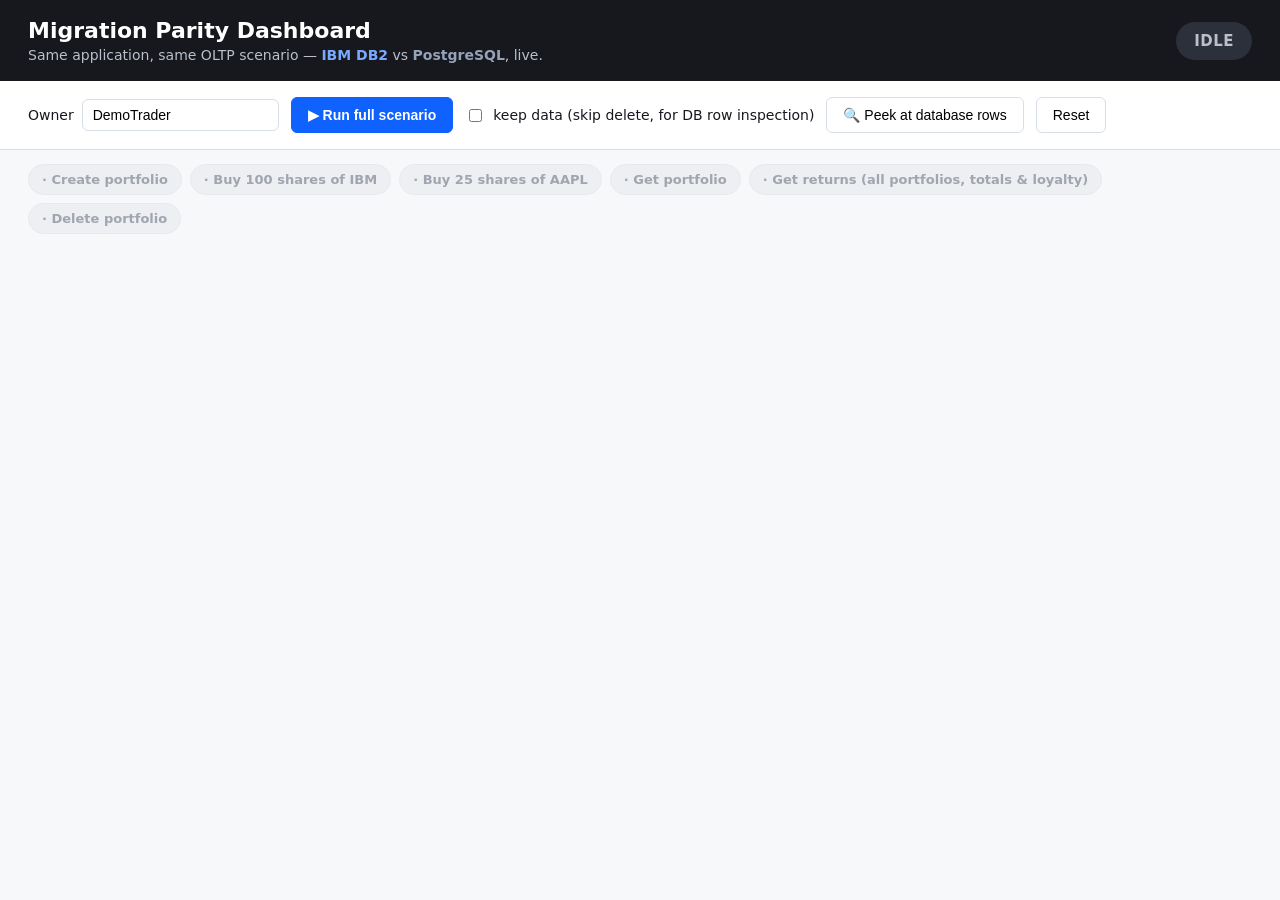
<file: demo-dashboard/static/index.html>
<!DOCTYPE html>
<html lang="en">
<head>
<meta charset="utf-8">
<title>Migration Parity Dashboard — DB2 → PostgreSQL</title>
<link rel="stylesheet" href="style.css">
</head>
<body>
<header>
  <div>
    <h1>Migration Parity Dashboard</h1>
    <p class="sub">Same application, same OLTP scenario — <span class="db2-text">IBM DB2</span> vs <span class="pg-text">PostgreSQL</span>, live.</p>
  </div>
  <div class="verdict" id="verdict">idle</div>
</header>

<section class="controls">
  <label>Owner <input id="owner" value="DemoTrader"></label>
  <button id="runBtn" class="primary">▶ Run full scenario</button>
  <label class="chk"><input type="checkbox" id="keep"> keep data (skip delete, for DB row inspection)</label>
  <button id="rowsBtn">🔍 Peek at database rows</button>
  <button id="resetBtn">Reset</button>
</section>

<section id="timeline" class="timeline"></section>

<section id="steps"></section>

<section id="rows" class="rows hidden">
  <h2>Raw rows straight from each database</h2>
  <div class="row-panes">
    <div class="pane db2"><h3>DB2 (db2 CLI)</h3><pre id="rowsDb2"></pre></div>
    <div class="pane pg"><h3>PostgreSQL (psql)</h3><pre id="rowsPg"></pre></div>
  </div>
</section>

<script src="app.js"></script>
</body>
</html>
</file>
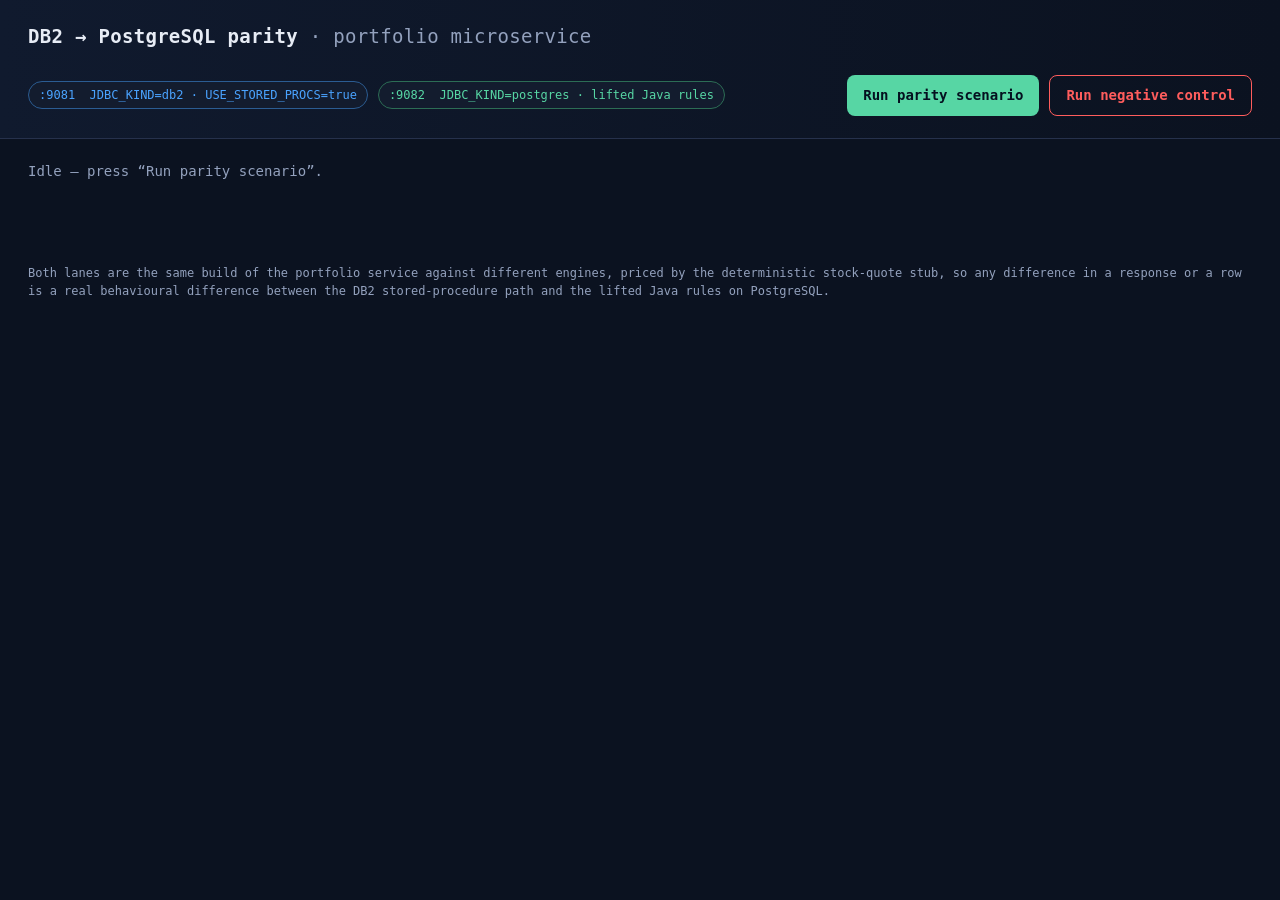
<file: docker/parity-dashboard/index.html>
<!DOCTYPE html>
<html lang="en">
<head>
<meta charset="utf-8"/>
<title>DB2 &rarr; PostgreSQL parity dashboard</title>
<style>
  :root {
    --bg: #0b1220;
    --panel: #131c2e;
    --panel-2: #1a2540;
    --line: #26314c;
    --text: #e7ecf5;
    --muted: #93a1bd;
    --db2: #4aa3ff;
    --pg: #57d6a4;
    --ok: #2ecc71;
    --bad: #ff5d5d;
  }
  * { box-sizing: border-box; }
  body {
    margin: 0; background: var(--bg); color: var(--text);
    font: 14px/1.5 "SF Mono", "JetBrains Mono", Menlo, Consolas, monospace;
  }
  header {
    padding: 22px 28px; border-bottom: 1px solid var(--line);
    background: linear-gradient(90deg, #101a2e, #0b1220);
    display: flex; align-items: center; gap: 24px; flex-wrap: wrap;
  }
  h1 { font-size: 19px; margin: 0; letter-spacing: .3px; }
  h1 span { color: var(--muted); font-weight: 400; }
  .lanes { display: flex; gap: 10px; align-items: center; color: var(--muted); font-size: 12px; }
  .lane { padding: 4px 10px; border-radius: 999px; border: 1px solid var(--line); background: var(--panel); }
  .lane.db2 { color: var(--db2); border-color: #2b5c92; }
  .lane.pg  { color: var(--pg);  border-color: #2c6d55; }
  .controls { margin-left: auto; display: flex; gap: 10px; }
  button {
    font: inherit; color: #04101f; background: var(--pg); border: 0; cursor: pointer;
    padding: 9px 16px; border-radius: 8px; font-weight: 700;
  }
  button.ghost { background: transparent; color: var(--bad); border: 1px solid var(--bad); font-weight: 600; }
  button[disabled] { opacity: .5; cursor: progress; }
  main { padding: 22px 28px 60px; max-width: 1500px; }
  .summary {
    display: flex; gap: 14px; flex-wrap: wrap; margin-bottom: 22px;
  }
  .card {
    background: var(--panel); border: 1px solid var(--line); border-radius: 12px;
    padding: 14px 18px; min-width: 170px;
  }
  .card .k { color: var(--muted); font-size: 11px; text-transform: uppercase; letter-spacing: .8px; }
  .card .v { font-size: 22px; font-weight: 700; margin-top: 4px; }
  .badge {
    display: inline-block; padding: 2px 9px; border-radius: 999px; font-size: 11px; font-weight: 700;
    letter-spacing: .6px;
  }
  .badge.ok  { background: rgba(46,204,113,.15); color: var(--ok);  border: 1px solid rgba(46,204,113,.45); }
  .badge.bad { background: rgba(255,93,93,.15);  color: var(--bad); border: 1px solid rgba(255,93,93,.5); }
  h2 { font-size: 13px; text-transform: uppercase; letter-spacing: 1.2px; color: var(--muted); margin: 28px 0 12px; }
  .step {
    border: 1px solid var(--line); border-radius: 12px; background: var(--panel);
    margin-bottom: 12px; overflow: hidden;
  }
  .step > .head {
    display: flex; gap: 14px; align-items: center; padding: 12px 16px;
    background: var(--panel-2); border-bottom: 1px solid var(--line);
  }
  .step .num {
    width: 24px; height: 24px; border-radius: 6px; background: #0e1729; color: var(--muted);
    display: grid; place-items: center; font-size: 11px;
  }
  .step .title { font-weight: 700; }
  .step .call { color: var(--muted); font-size: 12px; }
  .step .note { color: var(--muted); font-size: 12px; margin-left: auto; font-style: italic; }
  .cols { display: grid; grid-template-columns: 1fr 1fr; }
  .col { padding: 12px 16px; }
  .col + .col { border-left: 1px solid var(--line); }
  .col .who { font-size: 11px; letter-spacing: .8px; text-transform: uppercase; margin-bottom: 8px; }
  .col.db2 .who { color: var(--db2); }
  .col.pg  .who { color: var(--pg); }
  pre { margin: 0; white-space: pre-wrap; word-break: break-word; font-size: 12px; color: #cdd8ee; }
  table { width: 100%; border-collapse: collapse; font-size: 12px; }
  th, td { text-align: left; padding: 7px 10px; border-bottom: 1px solid var(--line); }
  th { color: var(--muted); text-transform: uppercase; font-size: 10px; letter-spacing: .8px; }
  tr.bad td { background: rgba(255,93,93,.08); }
  .engine-tag { color: var(--muted); font-size: 10px; }
  .diff { padding: 10px 16px; border-top: 1px solid var(--line); background: rgba(255,93,93,.07); }
  .empty { color: var(--muted); }
  footer { color: var(--muted); font-size: 12px; padding: 0 28px 40px; }
</style>
</head>
<body>
<header>
  <h1>DB2 &rarr; PostgreSQL parity <span>&middot; portfolio microservice</span></h1>
  <div class="lanes">
    <span class="lane db2">:9081&nbsp; JDBC_KIND=db2 &middot; USE_STORED_PROCS=true</span>
    <span class="lane pg">:9082&nbsp; JDBC_KIND=postgres &middot; lifted Java rules</span>
  </div>
  <div class="controls">
    <button id="run">Run parity scenario</button>
    <button id="negative" class="ghost">Run negative control</button>
  </div>
</header>

<main>
  <div id="status" class="empty">Idle &mdash; press &ldquo;Run parity scenario&rdquo;.</div>
  <div id="summary" class="summary"></div>
  <div id="steps"></div>
  <div id="recon"></div>
</main>

<footer>
  Both lanes are the same build of the portfolio service against different engines, priced by the
  deterministic stock-quote stub, so any difference in a response or a row is a real behavioural
  difference between the DB2 stored-procedure path and the lifted Java rules on PostgreSQL.
</footer>

<script>
const badge = ok => `<span class="badge ${ok ? 'ok' : 'bad'}">${ok ? 'MATCH' : 'MISMATCH'}</span>`;
const show  = value => value === null || value === undefined ? '(no body)' : JSON.stringify(value, null, 2);

function renderSummary(data) {
  const s = data.summary;
  const allOk = s.stepsMatched === s.steps && s.rowsMatched === s.rows;
  document.getElementById('summary').innerHTML = `
    <div class="card"><div class="k">Scenario steps</div><div class="v">${s.stepsMatched}/${s.steps} ${badge(s.stepsMatched === s.steps)}</div></div>
    <div class="card"><div class="k">Reconciled rows</div><div class="v">${s.rowsMatched}/${s.rows} ${badge(s.rowsMatched === s.rows)}</div></div>
    <div class="card"><div class="k">Verdict</div><div class="v">${badge(allOk)}</div></div>
    ${data.negativeControl ? `<div class="card"><div class="k">Negative control</div><div class="v" style="font-size:12px">tampered PostgreSQL row<br><span class="engine-tag">${data.tamperedSql}</span></div></div>` : ''}
  `;
}

function renderSteps(data) {
  document.getElementById('steps').innerHTML = '<h2>Scenario &mdash; same calls, both engines</h2>' + data.steps.map((step, i) => `
    <div class="step">
      <div class="head">
        <div class="num">${i + 1}</div>
        <div class="title">${step.label}</div>
        <div class="call">${step.method} ${step.path}${Object.keys(step.query).length ? '?' + new URLSearchParams(step.query) : ''}</div>
        ${badge(step.match)}
        <div class="note">${step.note}</div>
      </div>
      <div class="cols">
        <div class="col db2"><div class="who">DB2 &middot; stored procedures &middot; HTTP ${step.db2.status}</div><pre>${show(step.db2.body)}</pre></div>
        <div class="col pg"><div class="who">PostgreSQL &middot; Java rules &middot; HTTP ${step.postgres.status}</div><pre>${show(step.postgres.body)}</pre></div>
      </div>
      ${step.diff.length ? `<div class="diff">${step.diff.map(d => `<div>${badge(false)} <b>${d.field}</b> &nbsp; db2=<code>${show(d.db2)}</code> &nbsp; postgres=<code>${show(d.postgres)}</code></div>`).join('')}</div>` : ''}
    </div>`).join('');
}

function renderRecon(data) {
  document.getElementById('recon').innerHTML = '<h2>Row-level reconciliation &mdash; straight from db2 CLP and psql</h2>' +
    data.reconciliation.map(t => `
      <div class="step">
        <div class="head"><div class="title">${t.table}</div>${badge(t.match)}<div class="note">${t.rows.length} keys compared</div></div>
        <table>
          <tr><th>engine</th>${t.columns.map(c => `<th>${c}</th>`).join('')}<th></th></tr>
          ${t.rows.map(r => `
            <tr class="${r.match ? '' : 'bad'}">
              <td class="engine-tag">DB2</td>${(r.db2 || t.columns.map(() => '&mdash;')).map(v => `<td>${v}</td>`).join('')}
              <td rowspan="2">${badge(r.match)}</td>
            </tr>
            <tr class="${r.match ? '' : 'bad'}">
              <td class="engine-tag">PG</td>${(r.postgres || t.columns.map(() => '&mdash;')).map(v => `<td>${v}</td>`).join('')}
            </tr>`).join('')}
        </table>
      </div>`).join('');
}

async function run(negativeControl) {
  const buttons = document.querySelectorAll('button');
  buttons.forEach(b => b.disabled = true);
  document.getElementById('status').textContent =
    negativeControl ? 'Running scenario, then tampering with a PostgreSQL row...' : 'Running scenario against both engines...';
  document.getElementById('summary').innerHTML = '';
  document.getElementById('steps').innerHTML = '';
  document.getElementById('recon').innerHTML = '';

  try {
    const data = await (await fetch(`/api/run?negativeControl=${negativeControl}`)).json();
    if (data.error) throw new Error(data.error);
    document.getElementById('status').textContent =
      `Owner ${data.owner} &middot; ${data.steps.length} steps executed against both engines.`.replace(/&middot;/g, '·');
    renderSummary(data);
    renderSteps(data);
    renderRecon(data);
  } catch (error) {
    document.getElementById('status').textContent = 'Failed: ' + error.message;
  } finally {
    buttons.forEach(b => b.disabled = false);
  }
}

document.getElementById('run').onclick = () => run(false);
document.getElementById('negative').onclick = () => run(true);
</script>
</body>
</html>
</file>
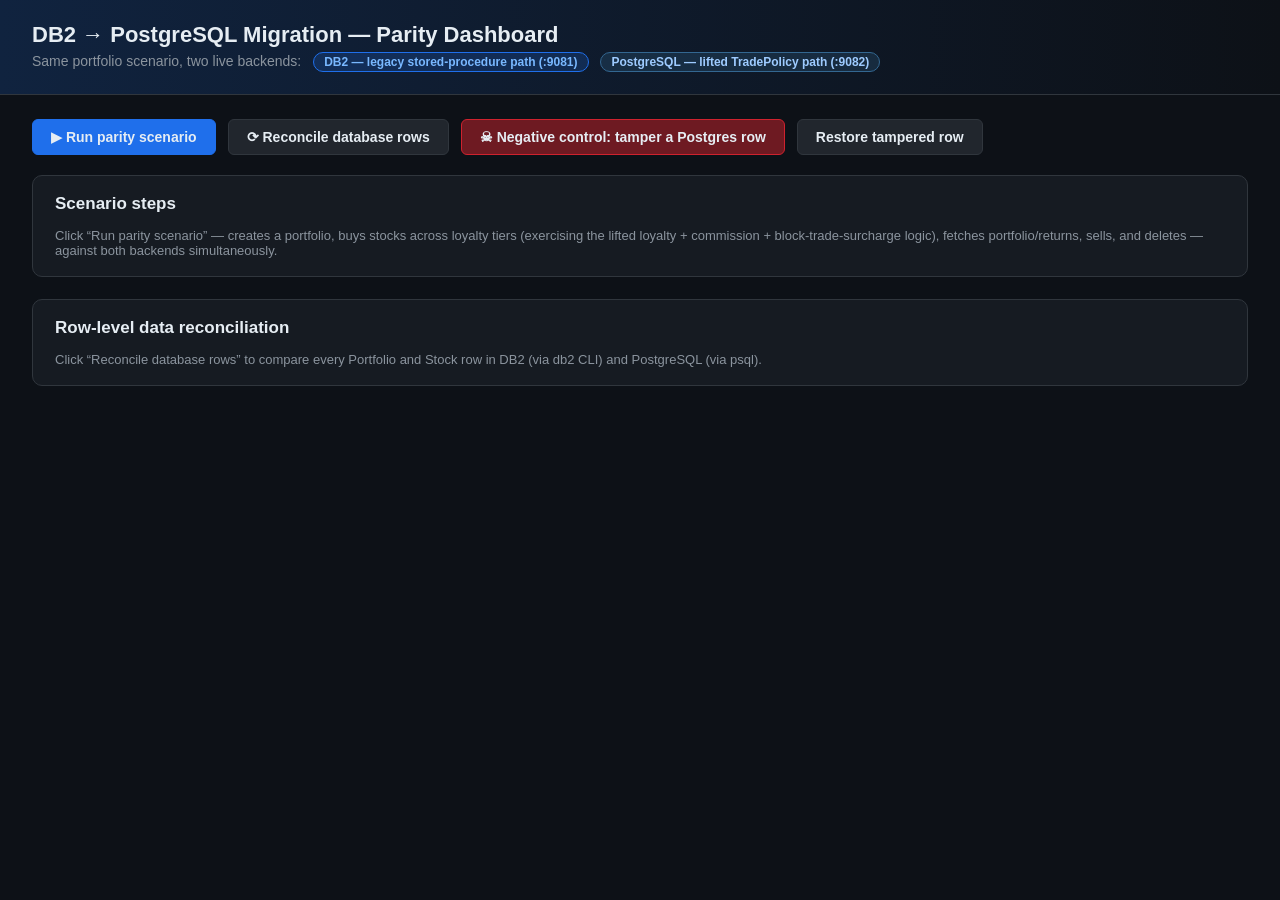
<file: migration/dashboard/static/index.html>
<!DOCTYPE html>
<html lang="en">
<head>
<meta charset="utf-8">
<title>DB2 → PostgreSQL Parity Dashboard — portfolio microservice</title>
<style>
  :root {
    --db2: #1f6feb; --pg: #336791; --ok: #1a7f37; --bad: #cf222e;
    --bg: #0d1117; --panel: #161b22; --border: #30363d; --text: #e6edf3; --muted: #8b949e;
  }
  * { box-sizing: border-box; }
  body { margin: 0; font-family: "Segoe UI", -apple-system, sans-serif; background: var(--bg); color: var(--text); }
  header { padding: 22px 32px; border-bottom: 1px solid var(--border); background: linear-gradient(90deg, #10233f, #0d1117); }
  header h1 { margin: 0 0 4px; font-size: 22px; }
  header p { margin: 0; color: var(--muted); font-size: 14px; }
  .pill { display: inline-block; padding: 2px 10px; border-radius: 999px; font-size: 12px; font-weight: 600; margin-left: 8px; }
  .pill.db2 { background: rgba(31,111,235,.2); color: #79b8ff; border: 1px solid var(--db2); }
  .pill.pg  { background: rgba(51,103,145,.25); color: #9ecbff; border: 1px solid var(--pg); }
  main { padding: 24px 32px; max-width: 1500px; margin: auto; }
  .controls { display: flex; gap: 12px; margin-bottom: 20px; flex-wrap: wrap; }
  button { background: #21262d; color: var(--text); border: 1px solid var(--border); padding: 9px 18px;
           border-radius: 6px; cursor: pointer; font-size: 14px; font-weight: 600; }
  button:hover { background: #30363d; }
  button.primary { background: #1f6feb; border-color: #1f6feb; }
  button.danger  { background: #6e1a22; border-color: var(--bad); }
  .badge { display: inline-block; padding: 3px 12px; border-radius: 999px; font-size: 12px; font-weight: 700; letter-spacing: .5px; }
  .badge.match    { background: rgba(26,127,55,.2); color: #3fb950; border: 1px solid var(--ok); }
  .badge.mismatch { background: rgba(207,34,46,.2); color: #ff7b72; border: 1px solid var(--bad); }
  section { background: var(--panel); border: 1px solid var(--border); border-radius: 10px; padding: 18px 22px; margin-bottom: 22px; }
  section h2 { margin: 0 0 14px; font-size: 17px; }
  .step { border: 1px solid var(--border); border-radius: 8px; margin-bottom: 12px; overflow: hidden; }
  .step-head { display: flex; align-items: center; gap: 12px; padding: 10px 14px; background: #1c2129; cursor: pointer; }
  .step-head .name { font-weight: 600; flex: 1; }
  .step-head .req { color: var(--muted); font-family: monospace; font-size: 12px; }
  .step-body { display: none; grid-template-columns: 1fr 1fr; gap: 0; border-top: 1px solid var(--border); }
  .step.open .step-body { display: grid; }
  .resp { padding: 12px 14px; font-family: monospace; font-size: 12px; white-space: pre-wrap; word-break: break-word; }
  .resp:first-child { border-right: 1px solid var(--border); }
  .resp h4 { margin: 0 0 8px; font-family: inherit; font-size: 12px; }
  .resp.db2 h4 { color: #79b8ff; } .resp.pg h4 { color: #9ecbff; }
  table { border-collapse: collapse; width: 100%; font-size: 13px; }
  th, td { border: 1px solid var(--border); padding: 6px 10px; text-align: left; font-family: monospace; }
  th { background: #1c2129; }
  tr.bad td { background: rgba(207,34,46,.12); }
  .summary { font-size: 15px; margin-bottom: 14px; }
  .muted { color: var(--muted); font-size: 13px; }
  #spinner { display: none; color: var(--muted); }
</style>
</head>
<body>
<header>
  <h1>DB2 → PostgreSQL Migration — Parity Dashboard</h1>
  <p>Same portfolio scenario, two live backends:
     <span class="pill db2">DB2 — legacy stored-procedure path (:9081)</span>
     <span class="pill pg">PostgreSQL — lifted TradePolicy path (:9082)</span></p>
</header>
<main>
  <div class="controls">
    <button class="primary" onclick="runScenario()">▶ Run parity scenario</button>
    <button onclick="reconcile()">⟳ Reconcile database rows</button>
    <button class="danger" onclick="tamper()">☠ Negative control: tamper a Postgres row</button>
    <button onclick="untamper()">Restore tampered row</button>
    <span id="spinner">running…</span>
  </div>

  <section id="scenario-section">
    <h2>Scenario steps <span id="scenario-summary"></span></h2>
    <div id="steps" class="muted">Click “Run parity scenario” — creates a portfolio, buys stocks across
      loyalty tiers (exercising the lifted loyalty + commission + block-trade-surcharge logic),
      fetches portfolio/returns, sells, and deletes — against both backends simultaneously.</div>
  </section>

  <section id="reconcile-section">
    <h2>Row-level data reconciliation <span id="reconcile-summary"></span></h2>
    <div id="tables" class="muted">Click “Reconcile database rows” to compare every Portfolio and Stock row
      in DB2 (via db2 CLI) and PostgreSQL (via psql).</div>
  </section>
</main>
<script>
const $ = id => document.getElementById(id);
const badge = m => `<span class="badge ${m ? "match" : "mismatch"}">${m ? "MATCH" : "MISMATCH"}</span>`;
const spin = on => $("spinner").style.display = on ? "inline" : "none";

async function runScenario() {
  spin(true);
  const res = await fetch("/api/run", {method: "POST"});
  const data = await res.json();
  spin(false);
  const all = data.steps.every(s => s.match);
  $("scenario-summary").innerHTML = badge(all) + ` <span class="muted">${data.steps.filter(s=>s.match).length}/${data.steps.length} steps match</span>`;
  $("steps").innerHTML = data.steps.map((s, i) => `
    <div class="step" id="step${i}">
      <div class="step-head" onclick="document.getElementById('step${i}').classList.toggle('open')">
        <span class="name">${s.name}</span>
        <span class="req">${s.request}</span>
        ${badge(s.match)}
      </div>
      <div class="step-body">
        <div class="resp db2"><h4>DB2 (stored procedures) — HTTP ${s.db2.status}</h4>${pretty(s.db2.body)}</div>
        <div class="resp pg"><h4>PostgreSQL (TradePolicy) — HTTP ${s.postgres.status}</h4>${pretty(s.postgres.body)}</div>
      </div>
    </div>`).join("");
  reconcile();
}

function pretty(b) {
  const t = typeof b === "string" ? b : JSON.stringify(b, null, 2);
  return t.replace(/&/g, "&amp;").replace(/</g, "&lt;");
}

async function reconcile() {
  spin(true);
  const res = await fetch("/api/reconcile");
  const data = await res.json();
  spin(false);
  const all = data.tables.every(t => t.match);
  $("reconcile-summary").innerHTML = badge(all);
  $("tables").innerHTML = data.tables.map(t => `
    <h3>${t.table} ${badge(t.match)}</h3>
    <table>
      <tr><th>row key</th><th>backend</th>${t.columns.slice(1).map(c => `<th>${c}</th>`).join("")}<th>status</th></tr>
      ${t.rows.map(r => {
        const render = (vals) => vals ? vals.slice(1).map(v => `<td>${v}</td>`).join("") : `<td colspan="${t.columns.length-1}">— row missing —</td>`;
        return `
        <tr class="${r.match ? "" : "bad"}"><td rowspan="2">${r.key}</td><td>DB2</td>${render(r.db2)}<td rowspan="2">${badge(r.match)}</td></tr>
        <tr class="${r.match ? "" : "bad"}"><td>Postgres</td>${render(r.postgres)}</tr>`;
      }).join("")}
    </table>`).join("");
}

async function tamper() {
  spin(true);
  const res = await fetch("/api/tamper", {method: "POST"});
  const data = await res.json();
  spin(false);
  alert("Tampered (PostgreSQL only):\n" + data.sql + "\n\nRe-running reconciliation — expect a MISMATCH on SeedGold.");
  reconcile();
}

async function untamper() {
  spin(true);
  await fetch("/api/untamper", {method: "POST"});
  spin(false);
  reconcile();
}
</script>
</body>
</html>
</file>
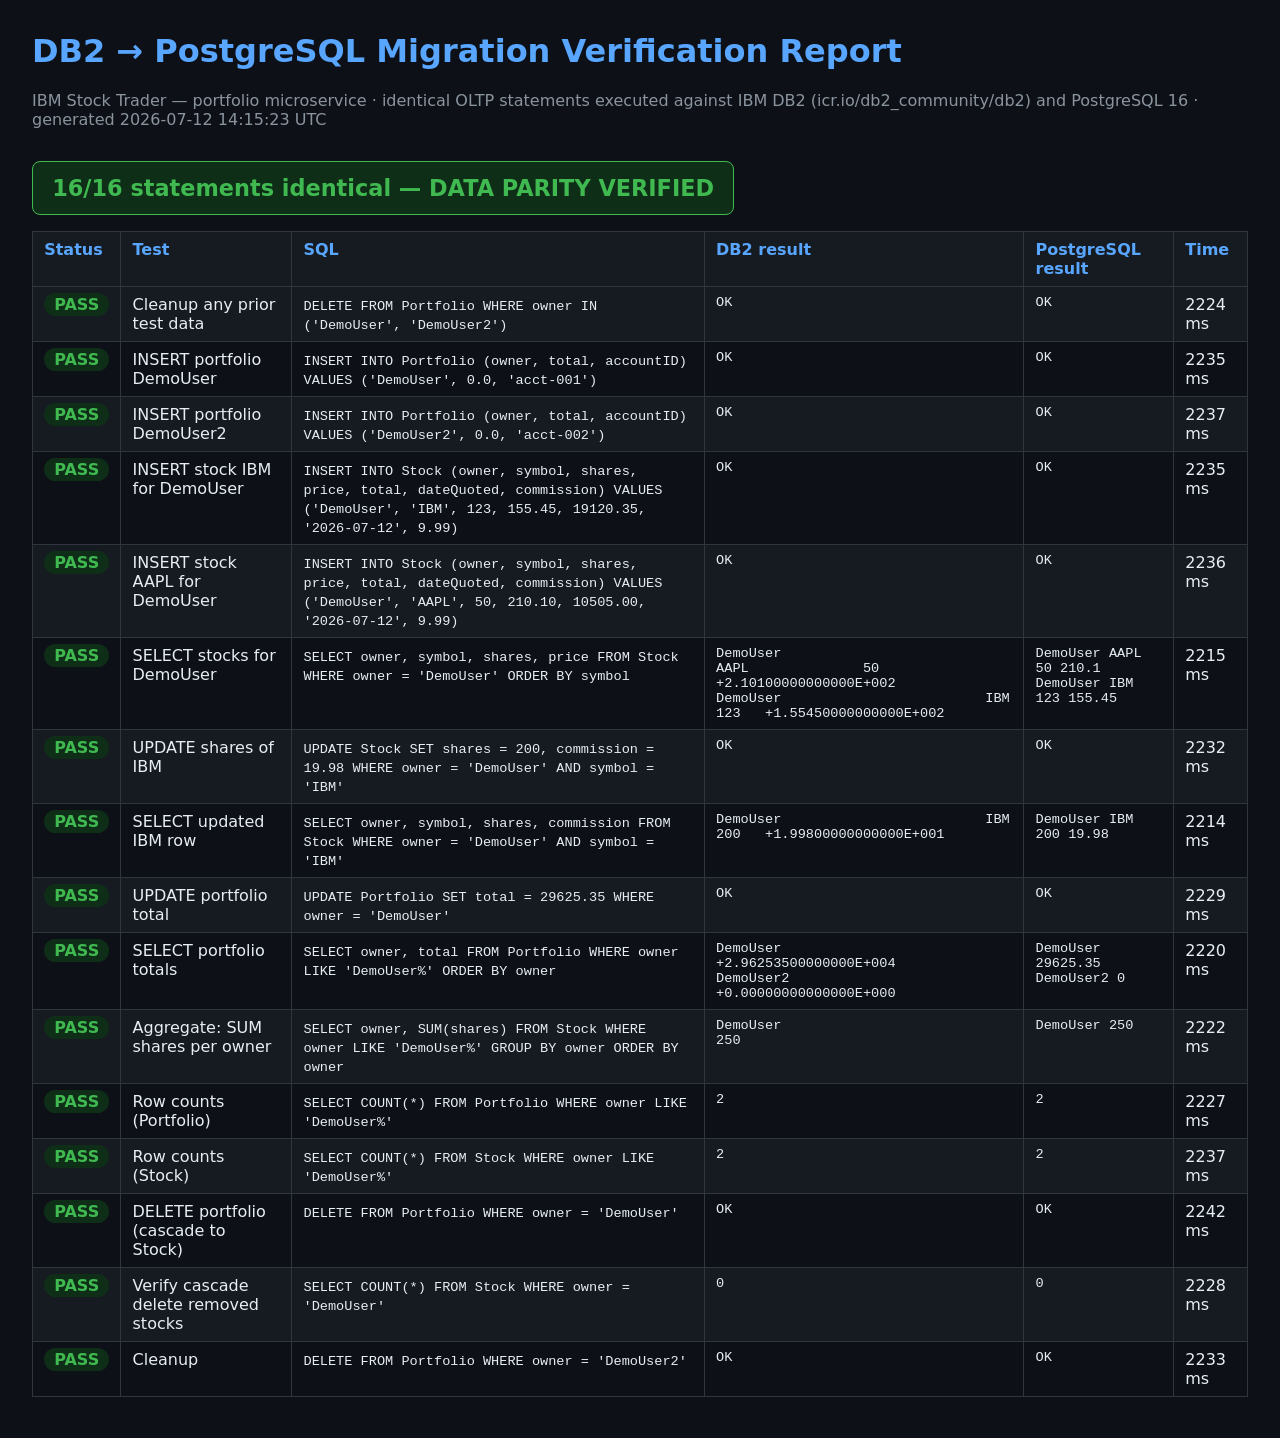
<file: docs/migration-report.html>
<!DOCTYPE html><html><head><meta charset="utf-8">
<title>DB2 → PostgreSQL Migration Report</title><style>
 body { font-family: 'Segoe UI', system-ui, sans-serif; background:#0d1117; color:#e6edf3; margin:2rem; }
 h1 { color:#58a6ff; } .sub { color:#8b949e; }
 .verdict { font-size:1.4rem; font-weight:700; padding:.8rem 1.2rem; border-radius:8px; display:inline-block; margin:1rem 0; }
 .verdict.ok { background:#0f2e18; color:#3fb950; border:1px solid #3fb950; }
 .verdict.bad { background:#3d1215; color:#f85149; border:1px solid #f85149; }
 table { border-collapse:collapse; width:100%; }
 th,td { border:1px solid #30363d; padding:.5rem .7rem; text-align:left; vertical-align:top; }
 th { background:#161b22; color:#58a6ff; }
 tr:nth-child(even) { background:#161b22; }
 code,pre { font-family:ui-monospace,monospace; font-size:.85rem; white-space:pre-wrap; margin:0; }
 .pass { background:#0f2e18; color:#3fb950; padding:2px 10px; border-radius:12px; font-weight:700; }
 .fail { background:#3d1215; color:#f85149; padding:2px 10px; border-radius:12px; font-weight:700; }
</style></head><body>
<h1>DB2 &rarr; PostgreSQL Migration Verification Report</h1>
<p class="sub">IBM Stock Trader &mdash; portfolio microservice &middot; identical OLTP statements executed
against IBM DB2 (icr.io/db2_community/db2) and PostgreSQL 16 &middot; generated 2026-07-12 14:15:23 UTC</p>
<div class="verdict ok">16/16 statements identical &mdash; DATA PARITY VERIFIED</div>
<table><tr><th>Status</th><th>Test</th><th>SQL</th><th>DB2 result</th><th>PostgreSQL result</th><th>Time</th></tr>
<tr><td><span class="pass">PASS</span></td><td>Cleanup any prior test data</td>
        <td><code>DELETE FROM Portfolio WHERE owner IN (&#x27;DemoUser&#x27;, &#x27;DemoUser2&#x27;)</code></td>
        <td><pre>OK</pre></td><td><pre>OK</pre></td>
        <td>2224 ms</td></tr>
<tr><td><span class="pass">PASS</span></td><td>INSERT portfolio DemoUser</td>
        <td><code>INSERT INTO Portfolio (owner, total, accountID) VALUES (&#x27;DemoUser&#x27;, 0.0, &#x27;acct-001&#x27;)</code></td>
        <td><pre>OK</pre></td><td><pre>OK</pre></td>
        <td>2235 ms</td></tr>
<tr><td><span class="pass">PASS</span></td><td>INSERT portfolio DemoUser2</td>
        <td><code>INSERT INTO Portfolio (owner, total, accountID) VALUES (&#x27;DemoUser2&#x27;, 0.0, &#x27;acct-002&#x27;)</code></td>
        <td><pre>OK</pre></td><td><pre>OK</pre></td>
        <td>2237 ms</td></tr>
<tr><td><span class="pass">PASS</span></td><td>INSERT stock IBM for DemoUser</td>
        <td><code>INSERT INTO Stock (owner, symbol, shares, price, total, dateQuoted, commission) VALUES (&#x27;DemoUser&#x27;, &#x27;IBM&#x27;, 123, 155.45, 19120.35, &#x27;2026-07-12&#x27;, 9.99)</code></td>
        <td><pre>OK</pre></td><td><pre>OK</pre></td>
        <td>2235 ms</td></tr>
<tr><td><span class="pass">PASS</span></td><td>INSERT stock AAPL for DemoUser</td>
        <td><code>INSERT INTO Stock (owner, symbol, shares, price, total, dateQuoted, commission) VALUES (&#x27;DemoUser&#x27;, &#x27;AAPL&#x27;, 50, 210.10, 10505.00, &#x27;2026-07-12&#x27;, 9.99)</code></td>
        <td><pre>OK</pre></td><td><pre>OK</pre></td>
        <td>2236 ms</td></tr>
<tr><td><span class="pass">PASS</span></td><td>SELECT stocks for DemoUser</td>
        <td><code>SELECT owner, symbol, shares, price FROM Stock WHERE owner = &#x27;DemoUser&#x27; ORDER BY symbol</code></td>
        <td><pre>DemoUser                         AAPL              50   +2.10100000000000E+002
DemoUser                         IBM              123   +1.55450000000000E+002</pre></td><td><pre>DemoUser AAPL 50 210.1
DemoUser IBM 123 155.45</pre></td>
        <td>2215 ms</td></tr>
<tr><td><span class="pass">PASS</span></td><td>UPDATE shares of IBM</td>
        <td><code>UPDATE Stock SET shares = 200, commission = 19.98 WHERE owner = &#x27;DemoUser&#x27; AND symbol = &#x27;IBM&#x27;</code></td>
        <td><pre>OK</pre></td><td><pre>OK</pre></td>
        <td>2232 ms</td></tr>
<tr><td><span class="pass">PASS</span></td><td>SELECT updated IBM row</td>
        <td><code>SELECT owner, symbol, shares, commission FROM Stock WHERE owner = &#x27;DemoUser&#x27; AND symbol = &#x27;IBM&#x27;</code></td>
        <td><pre>DemoUser                         IBM              200   +1.99800000000000E+001</pre></td><td><pre>DemoUser IBM 200 19.98</pre></td>
        <td>2214 ms</td></tr>
<tr><td><span class="pass">PASS</span></td><td>UPDATE portfolio total</td>
        <td><code>UPDATE Portfolio SET total = 29625.35 WHERE owner = &#x27;DemoUser&#x27;</code></td>
        <td><pre>OK</pre></td><td><pre>OK</pre></td>
        <td>2229 ms</td></tr>
<tr><td><span class="pass">PASS</span></td><td>SELECT portfolio totals</td>
        <td><code>SELECT owner, total FROM Portfolio WHERE owner LIKE &#x27;DemoUser%&#x27; ORDER BY owner</code></td>
        <td><pre>DemoUser                           +2.96253500000000E+004
DemoUser2                          +0.00000000000000E+000</pre></td><td><pre>DemoUser 29625.35
DemoUser2 0</pre></td>
        <td>2220 ms</td></tr>
<tr><td><span class="pass">PASS</span></td><td>Aggregate: SUM shares per owner</td>
        <td><code>SELECT owner, SUM(shares) FROM Stock WHERE owner LIKE &#x27;DemoUser%&#x27; GROUP BY owner ORDER BY owner</code></td>
        <td><pre>DemoUser                                 250</pre></td><td><pre>DemoUser 250</pre></td>
        <td>2222 ms</td></tr>
<tr><td><span class="pass">PASS</span></td><td>Row counts (Portfolio)</td>
        <td><code>SELECT COUNT(*) FROM Portfolio WHERE owner LIKE &#x27;DemoUser%&#x27;</code></td>
        <td><pre>2</pre></td><td><pre>2</pre></td>
        <td>2227 ms</td></tr>
<tr><td><span class="pass">PASS</span></td><td>Row counts (Stock)</td>
        <td><code>SELECT COUNT(*) FROM Stock WHERE owner LIKE &#x27;DemoUser%&#x27;</code></td>
        <td><pre>2</pre></td><td><pre>2</pre></td>
        <td>2237 ms</td></tr>
<tr><td><span class="pass">PASS</span></td><td>DELETE portfolio (cascade to Stock)</td>
        <td><code>DELETE FROM Portfolio WHERE owner = &#x27;DemoUser&#x27;</code></td>
        <td><pre>OK</pre></td><td><pre>OK</pre></td>
        <td>2242 ms</td></tr>
<tr><td><span class="pass">PASS</span></td><td>Verify cascade delete removed stocks</td>
        <td><code>SELECT COUNT(*) FROM Stock WHERE owner = &#x27;DemoUser&#x27;</code></td>
        <td><pre>0</pre></td><td><pre>0</pre></td>
        <td>2228 ms</td></tr>
<tr><td><span class="pass">PASS</span></td><td>Cleanup</td>
        <td><code>DELETE FROM Portfolio WHERE owner = &#x27;DemoUser2&#x27;</code></td>
        <td><pre>OK</pre></td><td><pre>OK</pre></td>
        <td>2233 ms</td></tr>
</table></body></html>
</file>
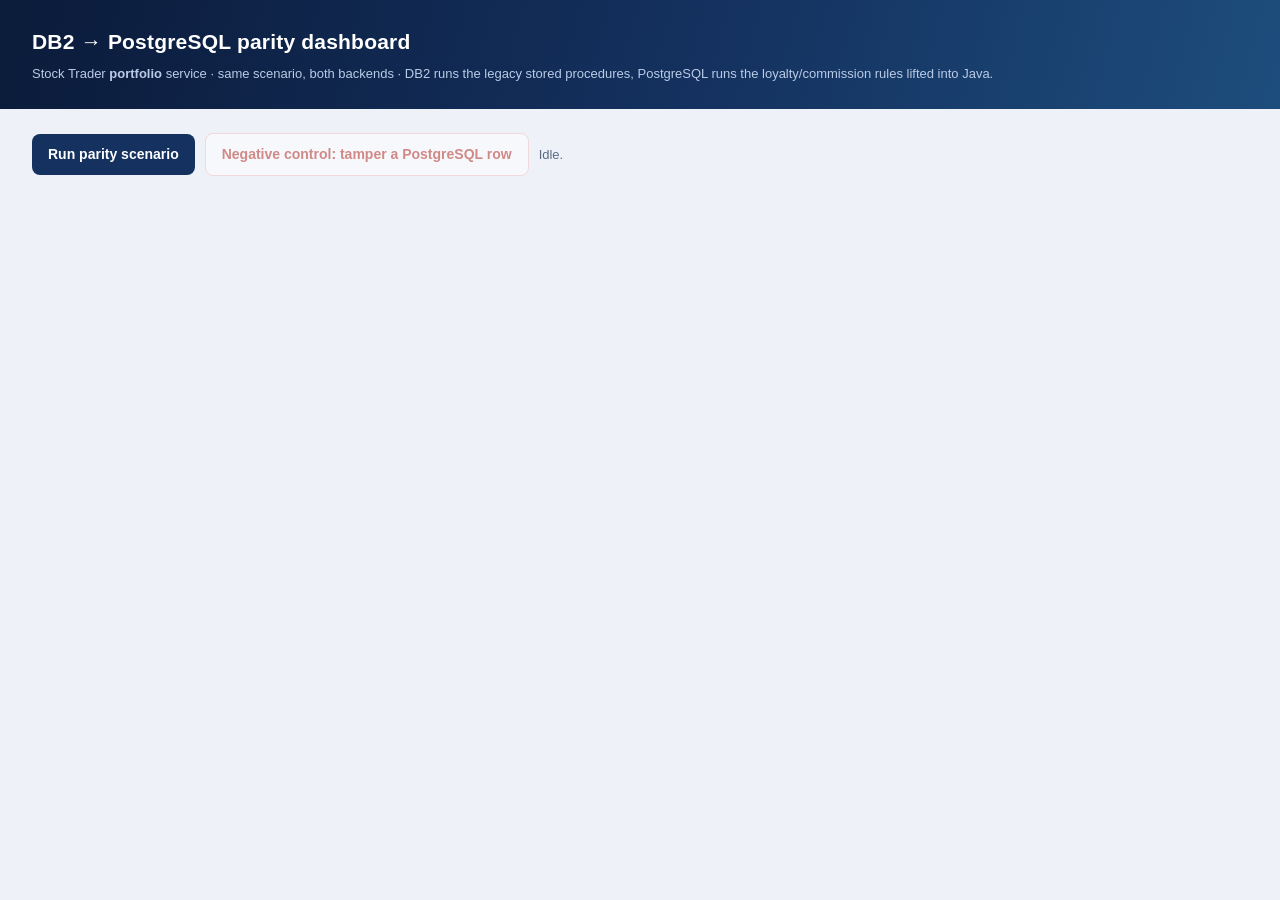
<file: tools/parity/dashboard.html>
<!DOCTYPE html>
<html lang="en">
<head>
<meta charset="utf-8"/>
<title>DB2 &rarr; PostgreSQL Parity Dashboard &middot; portfolio service</title>
<style>
  :root {
    --ink: #0f1729;
    --muted: #5b6b85;
    --line: #dfe5ef;
    --panel: #ffffff;
    --bg: #eef2f8;
    --db2: #0f62fe;
    --pg: #336791;
    --match: #0b6b3a;
    --mismatch: #b42318;
  }
  * { box-sizing: border-box; }
  body {
    margin: 0; background: var(--bg); color: var(--ink);
    font: 14px/1.5 -apple-system, BlinkMacSystemFont, "Segoe UI", Roboto, Helvetica, Arial, sans-serif;
  }
  header {
    background: linear-gradient(105deg, #0b1b3a 0%, #14315f 55%, #1d4d7c 100%);
    color: #fff; padding: 26px 32px;
  }
  header h1 { margin: 0 0 6px; font-size: 21px; letter-spacing: .2px; }
  header p { margin: 0; color: #b9cbe6; font-size: 13px; }
  main { padding: 24px 32px 64px; max-width: 1500px; margin: 0 auto; }

  .toolbar { display: flex; gap: 10px; align-items: center; flex-wrap: wrap; margin-bottom: 20px; }
  button {
    font: inherit; font-weight: 600; border: 0; border-radius: 8px; padding: 10px 16px; cursor: pointer;
    background: #14315f; color: #fff;
  }
  button.secondary { background: #fff; color: var(--mismatch); border: 1px solid #f0c2bd; }
  button:disabled { opacity: .5; cursor: progress; }
  .status { color: var(--muted); font-size: 13px; }

  .summary { display: grid; grid-template-columns: repeat(auto-fit, minmax(230px, 1fr)); gap: 14px; margin-bottom: 24px; }
  .card { background: var(--panel); border: 1px solid var(--line); border-radius: 12px; padding: 14px 16px; }
  .card h3 { margin: 0 0 6px; font-size: 11px; letter-spacing: .10em; text-transform: uppercase; color: var(--muted); }
  .card .value { font-size: 17px; font-weight: 700; }
  .card .value small { display: block; font-size: 12px; font-weight: 500; color: var(--muted); margin-top: 4px; }

  h2 { font-size: 15px; margin: 28px 0 12px; }
  table { width: 100%; border-collapse: separate; border-spacing: 0; background: var(--panel);
          border: 1px solid var(--line); border-radius: 12px; overflow: hidden; }
  th, td { text-align: left; padding: 10px 14px; border-bottom: 1px solid var(--line); vertical-align: top; }
  thead th { background: #f6f8fc; font-size: 11px; letter-spacing: .08em; text-transform: uppercase; color: var(--muted); }
  tbody tr:last-child td { border-bottom: 0; }
  th.db2 { color: var(--db2); } th.pg { color: var(--pg); }
  td.step { width: 24%; }
  td.step .name { font-weight: 650; }
  td.step .detail { color: var(--muted); font-size: 12.5px; margin-top: 3px; }
  pre { margin: 0; font: 12px/1.5 "SFMono-Regular", Menlo, Consolas, monospace; white-space: pre-wrap;
        background: #f8fafd; border: 1px solid var(--line); border-radius: 8px; padding: 9px 10px; max-height: 260px; overflow: auto; }
  .badge { display: inline-block; font-size: 11px; font-weight: 800; letter-spacing: .07em; padding: 4px 9px; border-radius: 999px; }
  .badge.match { background: #e4f7ec; color: #0b6b3a; border: 1px solid #b7e6c9; }
  .badge.mismatch { background: #fdeceb; color: var(--mismatch); border: 1px solid #f5c3bf; }
  .diffs { margin: 7px 0 0; padding-left: 16px; color: var(--mismatch); font-size: 12px; }
  .mono { font-family: "SFMono-Regular", Menlo, Consolas, monospace; font-size: 12.5px; }
  .note { background: #fff8e6; border: 1px solid #f3dfa8; border-radius: 10px; padding: 12px 14px; color: #6b4f07; margin: 12px 0 0; }
  tr.mismatch td { background: #fff7f6; }
</style>
</head>
<body>
<header>
  <h1>DB2 &rarr; PostgreSQL parity dashboard</h1>
  <p>Stock&nbsp;Trader <strong>portfolio</strong> service &middot; same scenario, both backends &middot;
     DB2 runs the legacy stored procedures, PostgreSQL runs the loyalty/commission rules lifted into Java.</p>
</header>

<main>
  <div class="toolbar">
    <button id="run">Run parity scenario</button>
    <button id="tamper" class="secondary" disabled>Negative control: tamper a PostgreSQL row</button>
    <span class="status" id="status">Idle.</span>
  </div>

  <section class="summary" id="summary"></section>
  <section id="steps"></section>
  <section id="reconciliation"></section>
</main>

<script>
const $ = (id) => document.getElementById(id);
const esc = (text) => String(text).replace(/[&<>]/g, (c) => ({'&':'&amp;','<':'&lt;','>':'&gt;'}[c]));
const badge = (match) => `<span class="badge ${match ? 'match' : 'mismatch'}">${match ? 'MATCH' : 'MISMATCH'}</span>`;
const json = (value) => `<pre>${esc(JSON.stringify(value, null, 2))}</pre>`;
const diffs = (list) => list.length ? `<ul class="diffs">${list.map((d) => `<li>${esc(d)}</li>`).join('')}</ul>` : '';

let lastReport = null;

function renderSummary(report, tampered) {
  const steps = report.steps || [];
  const matched = steps.filter((s) => s.match).length;
  const recon = report.reconciliation || { rows: [], match: false };
  const reconMatched = (recon.rows || []).filter((r) => r.match).length;
  const overall = report.allStepsMatched && recon.match;

  $('summary').innerHTML = `
    <div class="card"><h3>Overall</h3><div class="value">${badge(!!overall)}
      <small>${tampered ? 'after tampering PostgreSQL (negative control)' : 'scenario + row reconciliation'}</small></div></div>
    <div class="card"><h3>Scenario steps</h3><div class="value">${matched} / ${steps.length} match
      <small>create &rarr; tiered buys &rarr; fetch &rarr; sell &rarr; delete</small></div></div>
    <div class="card"><h3>Rows reconciled</h3><div class="value">${reconMatched} / ${(recon.rows || []).length} match
      <small>every Portfolio and Stock row in both databases</small></div></div>
    <div class="card"><h3>Backends</h3><div class="value" style="font-size:13px">
      <span style="color:var(--db2)">${esc(report.db2Backend || 'DB2')}</span><br/>
      <span style="color:var(--pg)">${esc(report.postgresBackend || 'PostgreSQL')}</span></div></div>`;
}

function renderSteps(report) {
  const rows = (report.steps || []).map((step) => `
    <tr class="${step.match ? '' : 'mismatch'}">
      <td class="step"><div class="name">${esc(step.name)}</div><div class="detail">${esc(step.detail)}</div></td>
      <td>${json(step.db2)}</td>
      <td>${json(step.postgres)}</td>
      <td>${badge(step.match)}${diffs(step.diffs || [])}</td>
    </tr>`).join('');

  $('steps').innerHTML = `<h2>Scenario, step by step</h2>
    <table><thead><tr><th>Step</th><th class="db2">DB2 (stored procedures)</th>
    <th class="pg">PostgreSQL (Java rules)</th><th>Parity</th></tr></thead><tbody>${rows}</tbody></table>`;
}

function renderReconciliation(report, tamper) {
  const recon = report.reconciliation || { rows: [] };
  const columns = ['total', 'accountID', 'loyalty', 'balance', 'commissions', 'shares', 'price', 'dateQuoted', 'commission'];

  const cells = (row) => columns.map((column) => {
    const left = row.db2[column], right = row.postgres[column];
    if (left === undefined && right === undefined) return '<td></td>';
    const same = String(left) === String(right);
    return `<td class="mono" style="${same ? '' : 'color:var(--mismatch);font-weight:700'}">${
      esc(left === undefined ? '-' : left)}${same ? '' : ' &ne; ' + esc(right === undefined ? '-' : right)}</td>`;
  }).join('');

  const rows = recon.rows.map((row) => `<tr class="${row.match ? '' : 'mismatch'}">
      <td class="mono">${esc(row.key)}</td>${cells(row)}<td>${badge(row.match)}</td></tr>`).join('');

  $('reconciliation').innerHTML = `<h2>Row-level data reconciliation</h2>
    ${tamper ? `<div class="note"><strong>Negative control active.</strong> Tampered ${esc(tamper.tampered)} with
      <span class="mono">${esc(tamper.statement)}</span> &mdash; the reconciliation below must flag it.</div>` : ''}
    <table><thead><tr><th>Row</th>${columns.map((c) => `<th>${c}</th>`).join('')}<th>Parity</th></tr></thead>
    <tbody>${rows}</tbody></table>`;
}

async function post(path) {
  const response = await fetch(path, { method: 'POST' });
  if (!response.ok) throw new Error(path + ' -> HTTP ' + response.status);
  return response.json();
}

$('run').onclick = async () => {
  $('run').disabled = $('tamper').disabled = true;
  $('status').textContent = 'Running the scenario against DB2 and PostgreSQL...';
  try {
    lastReport = await post('/api/run');
    renderSummary(lastReport, false);
    renderSteps(lastReport);
    renderReconciliation(lastReport, null);
    $('status').textContent = lastReport.error ? 'Error: ' + lastReport.error : 'Scenario complete.';
    $('tamper').disabled = false;
  } catch (error) {
    $('status').textContent = 'Failed: ' + error.message;
  }
  $('run').disabled = false;
};

$('tamper').onclick = async () => {
  $('tamper').disabled = true;
  $('status').textContent = 'Tampering with a PostgreSQL row...';
  try {
    const tamper = await post('/api/tamper');
    const report = Object.assign({}, lastReport, { reconciliation: tamper.reconciliation, allStepsMatched: lastReport.allStepsMatched });
    renderSummary(report, true);
    renderReconciliation(report, tamper);
    $('status').textContent = 'Negative control done - reconciliation should now report MISMATCH.';
  } catch (error) {
    $('status').textContent = 'Failed: ' + error.message;
  }
};
</script>
</body>
</html>
</file>
<file: demo-dashboard/static/style.css>
:root {
  --db2: #0f62fe;      /* IBM blue */
  --db2-bg: #edf4ff;
  --pg: #334155;       /* slate */
  --pg-bg: #f1f5f9;
  --match: #14834b;
  --mismatch: #d02b2b;
  --border: #d8dee6;
}
* { box-sizing: border-box; }
body {
  margin: 0;
  font-family: "IBM Plex Sans", "Segoe UI", system-ui, sans-serif;
  background: #f7f8fa;
  color: #16181d;
}
header {
  display: flex; justify-content: space-between; align-items: center;
  padding: 18px 28px; background: #16181d; color: #fff;
}
h1 { margin: 0; font-size: 22px; font-weight: 600; }
.sub { margin: 4px 0 0; color: #b9c0cc; font-size: 14px; }
.db2-text { color: #78a9ff; font-weight: 600; }
.pg-text { color: #94a3b8; font-weight: 600; }
.verdict {
  font-size: 15px; font-weight: 700; padding: 10px 18px; border-radius: 999px;
  background: #2b303b; color: #b9c0cc; text-transform: uppercase; letter-spacing: .5px;
}
.verdict.pass { background: var(--match); color: #fff; }
.verdict.fail { background: var(--mismatch); color: #fff; }
.verdict.running { background: #b8860b; color: #fff; }

.controls {
  display: flex; gap: 12px; align-items: center; padding: 16px 28px;
  background: #fff; border-bottom: 1px solid var(--border);
}
.controls label { font-size: 14px; display: flex; gap: 8px; align-items: center; }
.controls input {
  padding: 7px 10px; border: 1px solid var(--border); border-radius: 6px; font-size: 14px;
}
button {
  padding: 9px 16px; border: 1px solid var(--border); border-radius: 6px;
  background: #fff; font-size: 14px; cursor: pointer;
}
button:hover { background: #eef1f5; }
button.primary { background: var(--db2); border-color: var(--db2); color: #fff; font-weight: 600; }
button.primary:hover { background: #0043ce; }
button:disabled { opacity: .5; cursor: default; }

.timeline { display: flex; gap: 8px; flex-wrap: wrap; padding: 14px 28px 0; }
.tl-chip {
  display: flex; align-items: center; gap: 7px;
  padding: 7px 13px; border-radius: 999px; font-size: 13px; font-weight: 600;
  background: #e6e9ee; color: #5a6272; border: 1px solid var(--border);
}
.tl-chip.pending { opacity: .55; }
.tl-chip.running { background: #fff3d1; color: #7a5b00; border-color: #e4c65b; }
.tl-chip.match { background: #e2f5ea; color: var(--match); border-color: #9fd7b7; }
.tl-chip.mismatch { background: #fde5e5; color: var(--mismatch); border-color: #f2a5a5; }

#steps { padding: 12px 28px 40px; display: flex; flex-direction: column; gap: 18px; }
.step-card { background: #fff; border: 1px solid var(--border); border-radius: 10px; overflow: hidden; }
.step-head {
  display: flex; align-items: center; gap: 12px; padding: 12px 18px;
  border-bottom: 1px solid var(--border); background: #fbfcfe;
}
.step-title { font-weight: 600; font-size: 15px; }
.step-req { font-family: "IBM Plex Mono", monospace; font-size: 12.5px; color: #5a6272; }
.badge {
  margin-left: auto; font-weight: 700; font-size: 13px; padding: 5px 13px; border-radius: 999px;
}
.badge.match { background: #e2f5ea; color: var(--match); }
.badge.mismatch { background: #fde5e5; color: var(--mismatch); }
.panes { display: grid; grid-template-columns: 1fr 1fr; }
.pane { padding: 14px 18px; min-width: 0; }
.pane h3 { margin: 0 0 8px; font-size: 13px; text-transform: uppercase; letter-spacing: .6px; }
.pane.db2 { background: var(--db2-bg); border-right: 1px solid var(--border); }
.pane.db2 h3 { color: var(--db2); }
.pane.pg { background: var(--pg-bg); }
.pane.pg h3 { color: var(--pg); }
.meta { display: flex; gap: 10px; font-size: 12.5px; margin-bottom: 8px; color: #5a6272; }
.meta .lat { font-weight: 600; }
pre {
  margin: 0; font-family: "IBM Plex Mono", ui-monospace, monospace; font-size: 12.5px;
  white-space: pre-wrap; word-break: break-word; line-height: 1.55;
}
.diff-line.diff { background: #ffd7d7; border-radius: 3px; }
.diff-summary { padding: 10px 18px; font-size: 13px; border-top: 1px solid var(--border); }
.diff-summary.match { color: var(--match); }
.diff-summary.mismatch { color: var(--mismatch); font-weight: 600; }

.rows { padding: 0 28px 40px; }
.rows h2 { font-size: 17px; }
.row-panes { display: grid; grid-template-columns: 1fr 1fr; gap: 16px; }
.row-panes .pane { border: 1px solid var(--border); border-radius: 10px; }
.hidden { display: none; }
</file>
